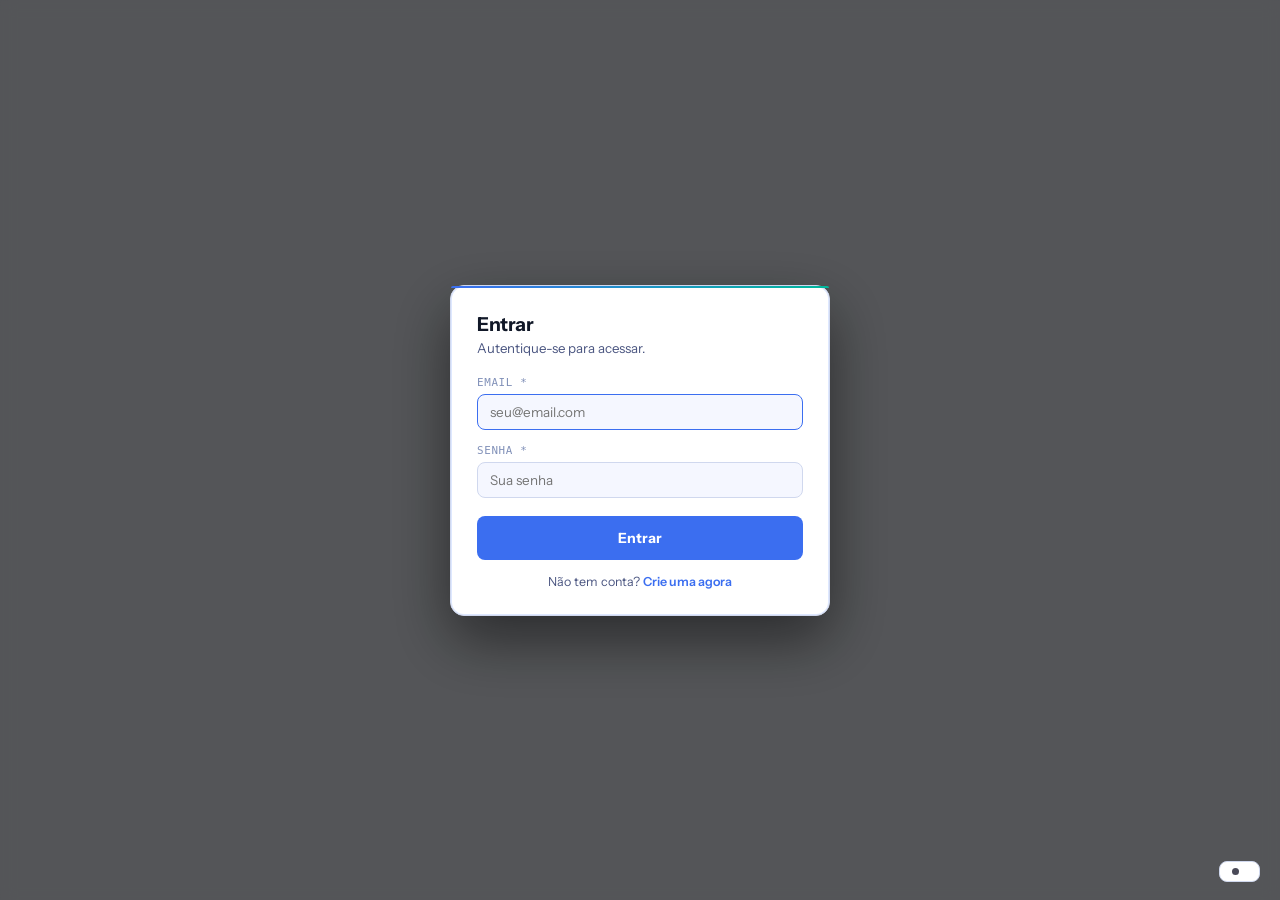
<file: index.html>
<!DOCTYPE html>
<html lang="pt-BR">

<head>
  <!-- Define a codificação de caracteres para aceitar acentos e símbolos. -->
  <meta charset="UTF-8" />
  <!-- Faz a página se adaptar corretamente a celulares e telas menores. -->
  <meta name="viewport" content="width=device-width, initial-scale=1.0" />
  <!-- Texto que aparece na aba do navegador. -->
  <title>Kanban</title>
  <!-- Conecta o carregamento das fontes externas antes do resto da página. -->
  <link rel="preconnect" href="https://fonts.googleapis.com" />
  <!-- Importa as fontes usadas no visual do sistema. -->
  <link
    href="https://fonts.googleapis.com/css2?family=Instrument+Sans:wght@400;500;600;700&family=IBM+Plex+Mono:wght@400;500;600&display=swap"
    rel="stylesheet" />
  <!-- Ícone pequeno da aba do navegador. -->
  <link rel="icon" href="icon.png" type="image/x-icon">
  <!-- Folha de estilo principal da aplicação. -->
  <link rel="stylesheet" href="style.css">
</head>

<body>
  <!-- Container principal que engloba toda a interface. -->
  <div id="app">

    <!-- ─────────────────────────────────────────────
         MODAL DE LOGIN: autenticação com Supabase Auth.
         Aparece como antes do board carregar.
    ──────────────────────────────────────────────── -->
    <div class="modal-overlay" id="login-overlay" aria-hidden="false">
      <div class="modal login-modal" role="dialog" aria-modal="true" aria-labelledby="login-title">
        <h2 id="login-title">Entrar</h2>
        <p class="login-subtitle">Autentique-se para acessar.</p>
        
        <label for="login-email">Email *</label>
        <input type="email" id="login-email" placeholder="seu@email.com" />
        
        <label for="login-password">Senha *</label>
        <input type="password" id="login-password" placeholder="Sua senha" />
        
        <div id="login-error" class="login-error" style="display:none;"></div>
        
        <div class="modal-actions">
          <button class="btn-primary" id="login-submit" style="width:100%">Entrar</button>
        </div>
        
        <p class="login-footer">
          Não tem conta? <a id="login-signup-toggle" class="link-button" href="cadastro.html">Crie uma agora</a>
        </p>
        <p class="login-footer" id="login-resend-row" style="display:none; margin-top:8px;">
          Link expirou? <button id="login-resend-confirmation" class="link-button">Reenviar email de confirmação</button>
        </p>
      </div>
    </div>

    <!-- ─────────────────────────────────────────────
         HEADER: identidade, meta e ações principais.
         Os botões "Nova Raia" e "Nova Coluna" ficam
         aqui para sempre estarem visíveis.
    ──────────────────────────────────────────────── -->
    <header>
      <!-- Área da esquerda do topo: logo, nome e meta do quadro. -->
      <div class="header-left">
        <!-- Bloco visual da marca do sistema. -->
        <div class="logo-mark">
          <!-- Desenho simples em SVG para o logo. -->
          <svg viewBox="0 0 20 20" fill="none" xmlns="http://www.w3.org/2000/svg">
            <rect x="2" y="2" width="6" height="16" rx="2" fill="#0f0f11" />
            <rect x="10" y="2" width="6" height="10" rx="2" fill="#0f0f11" />
          </svg>
        </div>

        <!-- Nome do sistema e contador de dados do quadro. -->
        <div>
          <h1>Kanban</h1>
          <!-- Contador dinâmico: raias · colunas · cards -->
          <div class="header-meta" id="board-meta">Carregando...</div>
        </div>
      </div>

      <!-- Ações globais do quadro -->
      <div class="header-actions">

        <!-- Alterna entre modo dark e light -->
        <button id="theme-toggle-btn" class="header-btn secondary icon-only" aria-label="Alternar tema" title="Alternar tema">
          <svg width="14" height="14" viewBox="0 0 14 14" fill="none">
            <path d="M12 7a5 5 0 1 1-5-5 4 4 0 0 0 5 5z" stroke="currentColor" stroke-width="1.4" stroke-linecap="round" stroke-linejoin="round"/>
          </svg>
        </button>

        <!-- Um único botão de adicionar com menu para escolher Coluna ou Raia -->
        <div class="add-menu-wrap">
          <button id="add-item-btn" class="header-btn plus-only" aria-label="Adicionar item" title="Adicionar">
            <svg width="14" height="14" viewBox="0 0 14 14" fill="none">
              <path d="M7 2v10M2 7h10" stroke="currentColor" stroke-width="1.9" stroke-linecap="round"/>
            </svg>
          </button>
          <div id="add-item-menu" class="add-item-menu" aria-hidden="true">
            <button id="add-item-column" class="add-item-option" type="button">Nova Coluna (setor)</button>
            <button id="add-item-lane" class="add-item-option" type="button">Nova Linha (status)</button>
          </div>
        </div>

        <!-- Informações do usuário e botão de logout -->
        <div class="header-user">
          <span id="user-email" class="user-email"></span>
          <button id="logout-btn" class="header-btn secondary">
            <svg width="13" height="13" viewBox="0 0 13 13" fill="none">
              <path d="M1 6.5h8M9 1l5 5.5-5 5.5" stroke="currentColor" stroke-width="1.8" stroke-linecap="round" stroke-linejoin="round"/>
            </svg>
            Sair
          </button>
        </div>

      </div>
    </header>

    <!-- ─────────────────────────────────────────────
         BOARD: grade principal do Kanban.
         O JavaScript (script.js) injeta aqui:
           1. Uma linha de cabeçalho de colunas (fixa)
           2. Uma linha de raia (lane-row) por raia
         Cada célula [raia × coluna] aceita cards.
    ──────────────────────────────────────────────── -->
    <main id="board"></main>


    <!-- ─────────────────────────────────────────────
         MODAL: janela para criar um novo card.
         Aberto quando o usuário clica no botão "+"
         dentro de qualquer célula da grade.
    ──────────────────────────────────────────────── -->
    <div class="modal-overlay" id="modal-overlay">
      <!-- Janela do formulário usada para criar um novo card. -->
      <div class="modal" role="dialog" aria-modal="true" aria-labelledby="modal-title">

        <!-- Título dinâmico: mostra "Novo card · [Raia] / [Coluna]" -->
        <h2 id="modal-title">Novo Card</h2>

        <!-- Campo obrigatório: texto principal do card -->
        <label for="input-title">Título *</label>
        <input type="text" id="input-title" placeholder="Ex: Cliente sem sinal desde ontem" maxlength="80" />

        <!-- Campo opcional: detalhes da tarefa -->
        <label for="input-desc">Descrição</label>
        <textarea id="input-desc" placeholder="Detalhes opcionais..."></textarea>

        <!-- Tag: cor/categoria que aparece como chip no card -->
        <label for="input-tag">Tag</label>
        <select id="input-tag">
          <option value="">— Sem Tag —</option>
          <option value="daily">Diário</option>
          <option value="weekly">Semanal</option>
          <option value="monthly">Mensal</option>
        </select>

        <div class="modal-actions">
          <button class="btn-secondary" id="modal-cancel">Cancelar</button>
          <button class="btn-primary"   id="modal-confirm">Adicionar Card</button>
        </div>
      </div>
    </div>

    <!-- Modal de confirmação para exclusões. -->
    <div class="modal-overlay confirm-overlay" id="confirm-overlay" aria-hidden="true">
      <div class="modal confirm-modal" role="alertdialog" aria-modal="true" aria-labelledby="confirm-title" aria-describedby="confirm-message">
        <h2 id="confirm-title">Confirmar ação</h2>
        <p id="confirm-message" class="confirm-message">Tem certeza que deseja continuar?</p>
        <div class="modal-actions">
          <button class="btn-secondary" id="confirm-cancel">Cancelar</button>
          <button class="btn-primary danger" id="confirm-ok">Sim, excluir</button>
        </div>
      </div>
    </div>

    <!-- Modal de entrada de texto para criar nova coluna/linha sem usar prompt nativo. -->
    <div class="modal-overlay" id="text-modal-overlay" aria-hidden="true">
      <div class="modal text-modal" role="dialog" aria-modal="true" aria-labelledby="text-modal-title">
        <h2 id="text-modal-title">Novo item</h2>
        <label for="text-modal-input" id="text-modal-label">Nome</label>
        <input type="text" id="text-modal-input" maxlength="60" />
        <div class="modal-actions">
          <button class="btn-secondary" id="text-modal-cancel">Cancelar</button>
          <button class="btn-primary" id="text-modal-confirm">Confirmar</button>
        </div>
      </div>
    </div>

  </div><!-- /#app -->


  <!-- Indicador de sincronização com o Supabase (canto inferior direito) -->
  <div id="sync-status">
    <!-- Ponto de cor que mostra se o sistema está salvando ou com erro. -->
    <span class="sync-dot"  style="width:7px;height:7px;border-radius:50%;background:#4a4a58;transition:background 0.3s;"></span>
    <!-- Texto curto que informa o estado da sincronização. -->
    <span class="sync-label" style="color:var(--text-secondary);"></span>
  </div>


  <!-- Lógica principal: estado, renderização, drag-and-drop e Supabase -->
  <script src="script.js"></script>


</body>
</html>
</file>
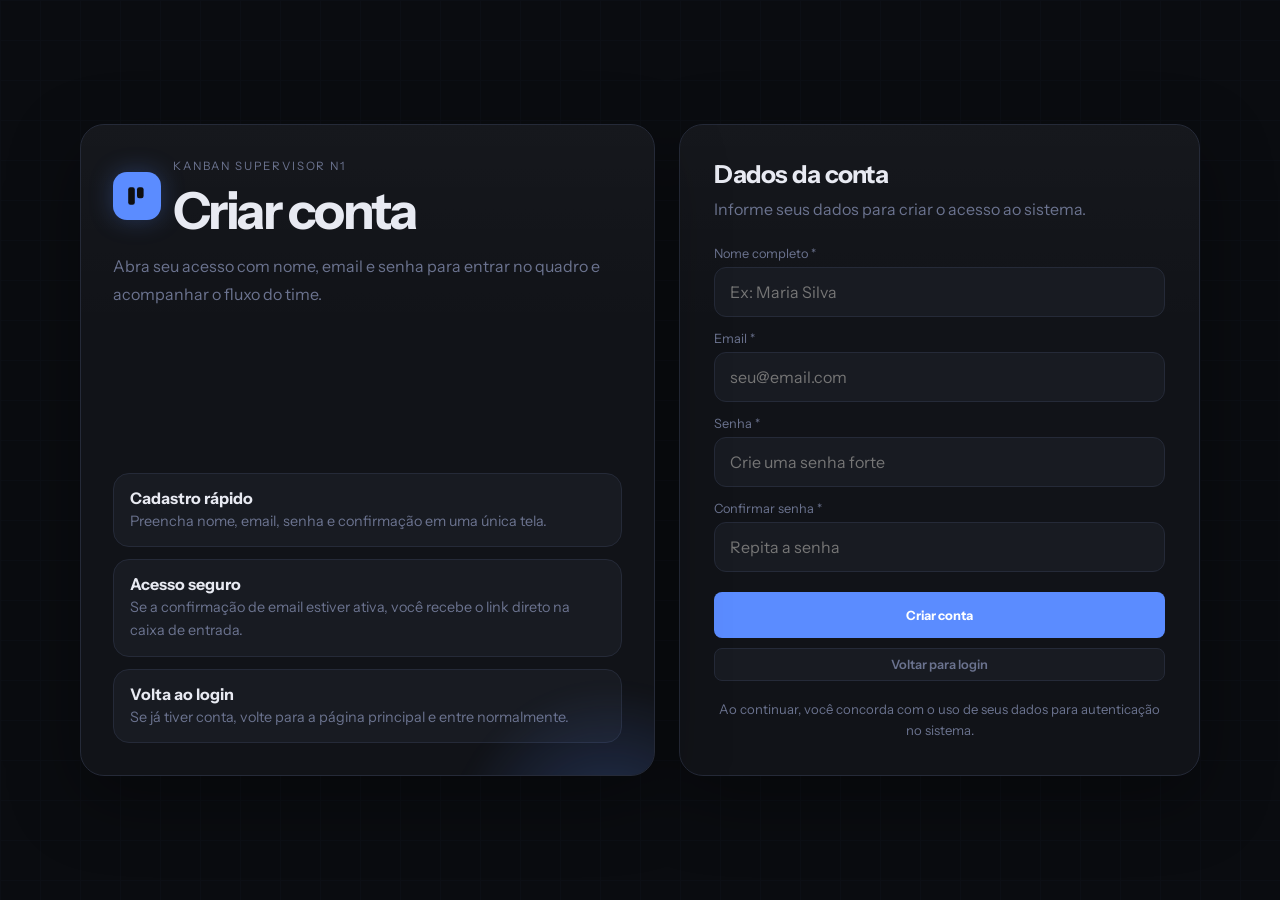
<file: cadastro.html>
<!DOCTYPE html>
<html lang="pt-BR">

<head>
  <meta charset="UTF-8" />
  <meta name="viewport" content="width=device-width, initial-scale=1.0" />
  <title>Criar conta — Kanban Supervisor N1</title>
  <link rel="preconnect" href="https://fonts.googleapis.com" />
  <link rel="preconnect" href="https://fonts.gstatic.com" crossorigin />
  <link href="https://fonts.googleapis.com/css2?family=Instrument+Sans:wght@400;500;600;700&family=IBM+Plex+Mono:wght@400;500;600&display=swap" rel="stylesheet" />
  <link rel="icon" href="icon.png" type="image/x-icon">
  <link rel="stylesheet" href="style.css">
</head>

<body class="signup-page">
  <main class="signup-layout">
    <section class="signup-hero" aria-label="Informações sobre o cadastro">
      <div>
        <div class="signup-brand">
          <div class="signup-logo" aria-hidden="true">
            <svg viewBox="0 0 20 20" fill="none" xmlns="http://www.w3.org/2000/svg">
              <rect x="2" y="2" width="6" height="16" rx="2" fill="#0f0f11" />
              <rect x="10" y="2" width="6" height="10" rx="2" fill="#0f0f11" />
            </svg>
          </div>
          <div>
            <p class="signup-kicker">Kanban Supervisor N1</p>
            <h1>Criar conta</h1>
          </div>
        </div>
        <p style="margin-top: 18px;">Abra seu acesso com nome, email e senha para entrar no quadro e acompanhar o fluxo do time.</p>
      </div>

      <div class="signup-points">
        <div class="signup-point">
          <div>
            <strong>Cadastro rápido</strong>
            <span>Preencha nome, email, senha e confirmação em uma única tela.</span>
          </div>
        </div>
        <div class="signup-point">
          <div>
            <strong>Acesso seguro</strong>
            <span>Se a confirmação de email estiver ativa, você recebe o link direto na caixa de entrada.</span>
          </div>
        </div>
        <div class="signup-point">
          <div>
            <strong>Volta ao login</strong>
            <span>Se já tiver conta, volte para a página principal e entre normalmente.</span>
          </div>
        </div>
      </div>
    </section>

    <section class="signup-card" aria-label="Formulário de criação de conta">
      <h2>Dados da conta</h2>
      <p class="card-subtitle">Informe seus dados para criar o acesso ao sistema.</p>

      <form id="signup-form" class="signup-form" novalidate>
        <div>
          <label for="signup-name">Nome completo *</label>
          <input type="text" id="signup-name" name="name" placeholder="Ex: Maria Silva" autocomplete="name" maxlength="80" required />
        </div>

        <div>
          <label for="signup-email">Email *</label>
          <input type="email" id="signup-email" name="email" placeholder="seu@email.com" autocomplete="email" required />
        </div>

        <div>
          <label for="signup-password">Senha *</label>
          <input type="password" id="signup-password" name="password" placeholder="Crie uma senha forte" autocomplete="new-password" minlength="6" required />
        </div>

        <div>
          <label for="signup-confirm-password">Confirmar senha *</label>
          <input type="password" id="signup-confirm-password" name="confirmPassword" placeholder="Repita a senha" autocomplete="new-password" minlength="6" required />
        </div>

        <div id="signup-feedback" class="signup-feedback" role="alert" aria-live="polite"></div>

        <div class="signup-actions">
          <button type="submit" class="btn-primary" id="signup-submit">Criar conta</button>
          <a href="index.html" class="btn-secondary" style="display:flex;align-items:center;text-decoration:none;">Voltar para login</a>
        </div>
      </form>

      <p class="signup-footer">
        Ao continuar, você concorda com o uso de seus dados para autenticação no sistema.
      </p>
    </section>
  </main>

  <script src="config.js"></script>
  <script src="cadastro.js"></script>
</body>

</html>
</file>
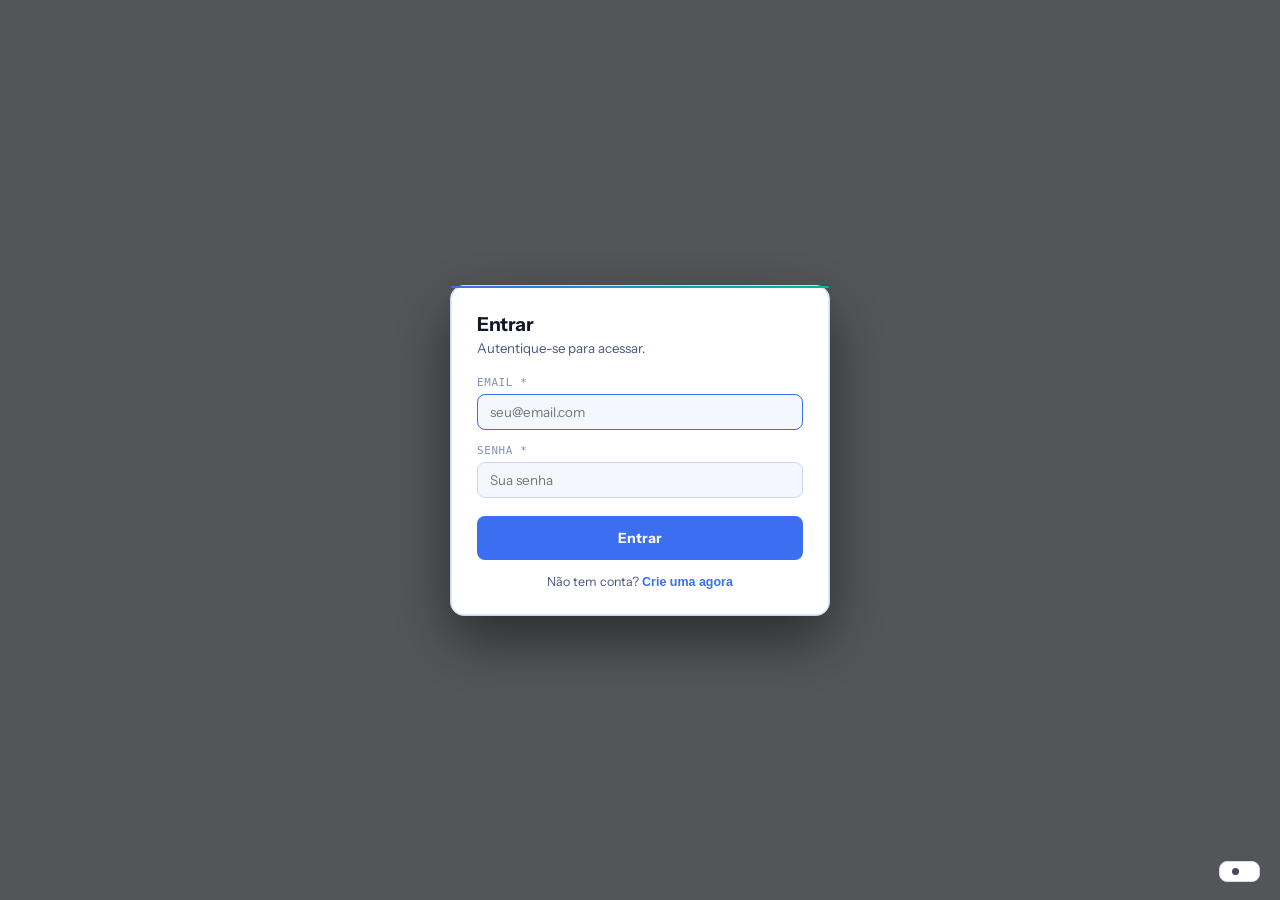
<file: kanban.html>
<!DOCTYPE html>
<html lang="pt-BR">

<head>
  <!-- Define a codificação de caracteres para aceitar acentos e símbolos. -->
  <meta charset="UTF-8" />
  <!-- Faz a página se adaptar corretamente a celulares e telas menores. -->
  <meta name="viewport" content="width=device-width, initial-scale=1.0" />
  <!-- Texto que aparece na aba do navegador. -->
  <title>Kanban — Supervisor de Equipe</title>
  <!-- Conecta o carregamento das fontes externas antes do resto da página. -->
  <link rel="preconnect" href="https://fonts.googleapis.com" />
  <!-- Importa as fontes usadas no visual do sistema. -->
  <link
    href="https://fonts.googleapis.com/css2?family=Instrument+Sans:wght@400;500;600;700&family=IBM+Plex+Mono:wght@400;500;600&display=swap"
    rel="stylesheet" />
  <!-- Ícone pequeno da aba do navegador. -->
  <link rel="icon" href="icon.png" type="image/x-icon">
  <!-- Folha de estilo principal da aplicação. -->
  <link rel="stylesheet" href="style.css">
</head>

<body>
  <!-- Container principal que engloba toda a interface. -->
  <div id="app">

    <!-- ─────────────────────────────────────────────
         MODAL DE LOGIN: autenticação com Supabase Auth.
         Aparece como antes do board carregar.
    ──────────────────────────────────────────────── -->
    <div class="modal-overlay" id="login-overlay" aria-hidden="false">
      <div class="modal login-modal" role="dialog" aria-modal="true" aria-labelledby="login-title">
        <h2 id="login-title">Entrar</h2>
        <p class="login-subtitle">Autentique-se para acessar.</p>
        
        <label for="login-email">Email *</label>
        <input type="email" id="login-email" placeholder="seu@email.com" />
        
        <label for="login-password">Senha *</label>
        <input type="password" id="login-password" placeholder="Sua senha" />
        
        <div id="login-error" class="login-error" style="display:none;"></div>
        
        <div class="modal-actions">
          <button class="btn-primary" id="login-submit" style="width:100%">Entrar</button>
        </div>
        
        <p class="login-footer">
          Não tem conta? <button id="login-signup-toggle" class="link-button">Crie uma agora</button>
        </p>
        <p class="login-footer" id="login-resend-row" style="display:none; margin-top:8px;">
          Link expirou? <button id="login-resend-confirmation" class="link-button">Reenviar email de confirmação</button>
        </p>
      </div>
    </div>

    <!-- ─────────────────────────────────────────────
         HEADER: identidade, meta e ações principais.
         Os botões "Nova Raia" e "Nova Coluna" ficam
         aqui para sempre estarem visíveis.
    ──────────────────────────────────────────────── -->
    <header>
      <!-- Área da esquerda do topo: logo, nome e meta do quadro. -->
      <div class="header-left">
        <!-- Bloco visual da marca do sistema. -->
        <div class="logo-mark">
          <!-- Desenho simples em SVG para o logo. -->
          <svg viewBox="0 0 20 20" fill="none" xmlns="http://www.w3.org/2000/svg">
            <rect x="2" y="2" width="6" height="16" rx="2" fill="#0f0f11" />
            <rect x="10" y="2" width="6" height="10" rx="2" fill="#0f0f11" />
          </svg>
        </div>

        <!-- Nome do sistema e contador de dados do quadro. -->
        <div>
          <h1>Kanban Supervisor N1</h1>
          <!-- Contador dinâmico: raias · colunas · cards -->
          <div class="header-meta" id="board-meta">Carregando...</div>
        </div>
      </div>

      <!-- Ações globais do quadro -->
      <div class="header-actions">

        <!-- Alterna entre modo dark e light -->
        <button id="theme-toggle-btn" class="header-btn secondary icon-only" aria-label="Alternar tema" title="Alternar tema">
          <svg width="14" height="14" viewBox="0 0 14 14" fill="none">
            <path d="M12 7a5 5 0 1 1-5-5 4 4 0 0 0 5 5z" stroke="currentColor" stroke-width="1.4" stroke-linecap="round" stroke-linejoin="round"/>
          </svg>
        </button>

        <!-- Um único botão de adicionar com menu para escolher Coluna ou Raia -->
        <div class="add-menu-wrap">
          <button id="add-item-btn" class="header-btn plus-only" aria-label="Adicionar item" title="Adicionar">
            <svg width="14" height="14" viewBox="0 0 14 14" fill="none">
              <path d="M7 2v10M2 7h10" stroke="currentColor" stroke-width="1.9" stroke-linecap="round"/>
            </svg>
          </button>
          <div id="add-item-menu" class="add-item-menu" aria-hidden="true">
            <button id="add-item-column" class="add-item-option" type="button">Nova Coluna (setor)</button>
            <button id="add-item-lane" class="add-item-option" type="button">Nova Linha (status)</button>
          </div>
        </div>

        <!-- Informações do usuário e botão de logout -->
        <div class="header-user">
          <span id="user-email" class="user-email"></span>
          <button id="logout-btn" class="header-btn secondary">
            <svg width="13" height="13" viewBox="0 0 13 13" fill="none">
              <path d="M1 6.5h8M9 1l5 5.5-5 5.5" stroke="currentColor" stroke-width="1.8" stroke-linecap="round" stroke-linejoin="round"/>
            </svg>
            Sair
          </button>
        </div>

      </div>
    </header>

    <!-- ─────────────────────────────────────────────
         BOARD: grade principal do Kanban.
         O JavaScript (script.js) injeta aqui:
           1. Uma linha de cabeçalho de colunas (fixa)
           2. Uma linha de raia (lane-row) por raia
         Cada célula [raia × coluna] aceita cards.
    ──────────────────────────────────────────────── -->
    <main id="board"></main>


    <!-- ─────────────────────────────────────────────
         MODAL: janela para criar um novo card.
         Aberto quando o usuário clica no botão "+"
         dentro de qualquer célula da grade.
    ──────────────────────────────────────────────── -->
    <div class="modal-overlay" id="modal-overlay">
      <!-- Janela do formulário usada para criar um novo card. -->
      <div class="modal" role="dialog" aria-modal="true" aria-labelledby="modal-title">

        <!-- Título dinâmico: mostra "Novo card · [Raia] / [Coluna]" -->
        <h2 id="modal-title">Novo Card</h2>

        <!-- Campo obrigatório: texto principal do card -->
        <label for="input-title">Título *</label>
        <input type="text" id="input-title" placeholder="Ex: Cliente sem sinal desde ontem" maxlength="80" />

        <!-- Campo opcional: detalhes da tarefa -->
        <label for="input-desc">Descrição</label>
        <textarea id="input-desc" placeholder="Detalhes opcionais..."></textarea>

        <!-- Tag: cor/categoria que aparece como chip no card -->
        <label for="input-tag">Tag</label>
        <select id="input-tag">
          <option value="">— Sem Tag —</option>
          <option value="daily">Diário</option>
          <option value="weekly">Semanal</option>
          <option value="monthly">Mensal</option>
        </select>

        <div class="modal-actions">
          <button class="btn-secondary" id="modal-cancel">Cancelar</button>
          <button class="btn-primary"   id="modal-confirm">Adicionar Card</button>
        </div>
      </div>
    </div>

    <!-- Modal de confirmação para exclusões. -->
    <div class="modal-overlay confirm-overlay" id="confirm-overlay" aria-hidden="true">
      <div class="modal confirm-modal" role="alertdialog" aria-modal="true" aria-labelledby="confirm-title" aria-describedby="confirm-message">
        <h2 id="confirm-title">Confirmar ação</h2>
        <p id="confirm-message" class="confirm-message">Tem certeza que deseja continuar?</p>
        <div class="modal-actions">
          <button class="btn-secondary" id="confirm-cancel">Cancelar</button>
          <button class="btn-primary danger" id="confirm-ok">Sim, excluir</button>
        </div>
      </div>
    </div>

    <!-- Modal de entrada de texto para criar nova coluna/linha sem usar prompt nativo. -->
    <div class="modal-overlay" id="text-modal-overlay" aria-hidden="true">
      <div class="modal text-modal" role="dialog" aria-modal="true" aria-labelledby="text-modal-title">
        <h2 id="text-modal-title">Novo item</h2>
        <label for="text-modal-input" id="text-modal-label">Nome</label>
        <input type="text" id="text-modal-input" maxlength="60" />
        <div class="modal-actions">
          <button class="btn-secondary" id="text-modal-cancel">Cancelar</button>
          <button class="btn-primary" id="text-modal-confirm">Confirmar</button>
        </div>
      </div>
    </div>

  </div><!-- /#app -->


  <!-- Indicador de sincronização com o Supabase (canto inferior direito) -->
  <div id="sync-status">
    <!-- Ponto de cor que mostra se o sistema está salvando ou com erro. -->
    <span class="sync-dot"  style="width:7px;height:7px;border-radius:50%;background:#4a4a58;transition:background 0.3s;"></span>
    <!-- Texto curto que informa o estado da sincronização. -->
    <span class="sync-label" style="color:var(--text-secondary);"></span>
  </div>


  <!-- Lógica principal: estado, renderização, drag-and-drop e Supabase -->
  <!-- Credenciais do Supabase (não enviado ao GitHub — ver .gitignore) -->
  <script src="config.js"></script>
  <!-- Lógica principal -->
  <script src="script.js"></script>

  <!--
  ─────────────────────────────────────────────────────────────────────
  BOTÃO "+" EM CADA CÉLULA
  Os botões de adicionar card dentro das células são criados
  dinamicamente pelo script.js (função renderCell).
  Eles abrem o modal já pré-configurado com [laneId + colId].
  ─────────────────────────────────────────────────────────────────────
  -->

</body>
</html>
</file>
<file: style.css>
/* =============================================
   DESIGN SYSTEM — CORES, FONTES E MEDIDAS
   ============================================= */
:root {
  --bg            : #0a0c10;
  --surface       : #111318;
  --surface-2     : #181b22;
  --surface-3     : #1e2230;
  --border        : #252a38;
  --border-bright : #303650;
  --accent        : #5b8cff;
  --accent-dim    : rgba(91,140,255,0.12);
  --accent-glow   : rgba(91,140,255,0.28);
  --accent-2      : #00e5c3;
  --text-primary  : #e8eaf2;
  --text-secondary: #6b738f;
  --text-muted    : #3d4560;
  --danger        : #ff4d6a;
  --danger-dim    : rgba(255,77,106,0.12);
  --tag-1         : #5b8cff;
  --tag-2         : #a78bfa;
  --tag-3         : #fb923c;
  --tag-4         : #34d399;

  --status-label-w  : 160px;
  --cell-w          : 360px;
  --cell-min-h      : 110px;

  --radius-card  : 10px;
  --radius-cell  : 8px;
  --transition   : 0.28s cubic-bezier(0.4,0,0.2,1);
  --font-display : 'Instrument Sans', 'Syne', sans-serif;
  --font-mono    : 'IBM Plex Mono', monospace;
  --font-body    : 'Instrument Sans', 'DM Sans', sans-serif;
}

body.light-theme {
  --bg            : #f0f4fc;
  --surface       : #ffffff;
  --surface-2     : #f5f7ff;
  --surface-3     : #eaeff9;
  --border        : #d0d8ee;
  --border-bright : #b0bcdc;
  --accent        : #3b6ef0;
  --accent-dim    : rgba(59,110,240,0.1);
  --accent-glow   : rgba(59,110,240,0.2);
  --accent-2      : #00b89c;
  --text-primary  : #111828;
  --text-secondary: #4a5580;
  --text-muted    : #8090b8;
  --danger        : #e03050;
  --danger-dim    : rgba(224,48,80,0.1);
  --tag-1         : #2b58d6;
  --tag-2         : #7c4df0;
  --tag-3         : #d96000;
  --tag-4         : #1a9a66;
}

/* =============================================
   RESET & BASE
   ============================================= */
*,*::before,*::after { box-sizing:border-box; margin:0; padding:0; }

body {
  font-family : var(--font-body);
  background  : var(--bg);
  color       : var(--text-primary);
  min-height  : 100vh;
  overflow-x  : hidden;
}

body.modal-open { overflow: hidden; }

body.theme-switching,
body.theme-switching * {
  transition:
    background-color 0.6s ease,
    color 0.6s ease,
    border-color 0.6s ease,
    box-shadow 0.6s ease !important;
}

/* Grade de fundo sutil */
body::before {
  content    : '';
  position   : fixed;
  inset      : 0;
  background-image:
    linear-gradient(var(--border) 1px, transparent 1px),
    linear-gradient(90deg, var(--border) 1px, transparent 1px);
  background-size: 40px 40px;
  pointer-events: none;
  z-index    : 0;
  opacity    : 0.18;
}

body.light-theme::before { opacity: 0.08; }

#app { position:relative; z-index:1; }


/* =============================================
   HEADER
   ============================================= */
header {
  display         : flex;
  align-items     : center;
  justify-content : space-between;
  padding         : 14px 24px;
  border-bottom   : 1px solid var(--border);
  background      : rgba(10,12,16,0.92);
  backdrop-filter : blur(16px);
  position        : sticky;
  top             : 0;
  z-index         : 100;
  gap             : 12px;
  flex-wrap       : wrap;
}

body.light-theme header {
  background: rgba(240,244,252,0.94);
  border-bottom-color: var(--border);
}

.header-left {
  display    : flex;
  align-items: center;
  gap        : 14px;
}

.logo-mark {
  width        : 34px;
  height       : 34px;
  background   : var(--accent);
  border-radius: 8px;
  display      : grid;
  place-items  : center;
  flex-shrink  : 0;
  box-shadow   : 0 0 18px var(--accent-glow);
}

.logo-mark svg { width:18px; height:18px; }

h1 {
  font-family   : var(--font-display);
  font-size     : 1rem;
  font-weight   : 700;
  letter-spacing: -0.01em;
  color         : var(--text-primary);
}

.header-meta {
  font-size  : 0.68rem;
  color      : var(--text-muted);
  margin-top : 2px;
  letter-spacing: 0.02em;
  font-family: monospace;
}

.header-actions { display:flex; gap:8px; align-items:center; flex-wrap:wrap; }

.header-btn {
  display    : flex;
  align-items: center;
  gap        : 6px;
  padding    : 7px 14px;
  background : var(--surface-2);
  border     : 1px solid var(--border);
  border-radius: 8px;
  color      : var(--text-secondary);
  font-family: var(--font-display);
  font-size  : 0.78rem;
  font-weight: 600;
  cursor     : pointer;
  transition : all var(--transition);
  white-space: nowrap;
}

.header-btn:hover {
  border-color: var(--border-bright);
  color       : var(--text-primary);
}

.header-btn.secondary {
  background : transparent;
  border-color: var(--border);
  color      : var(--text-secondary);
}

.header-btn.secondary:hover {
  border-color: var(--border-bright);
  color       : var(--text-primary);
}

.add-menu-wrap { position: relative; }

.header-btn.plus-only {
  width: 34px;
  height: 34px;
  padding: 0;
  justify-content: center;
  background: var(--accent);
  border-color: var(--accent);
  color: #fff;
  border-radius: 8px;
}

.header-btn.plus-only:hover {
  box-shadow: 0 0 16px var(--accent-glow);
  color: #fff;
}

.header-btn.icon-only {
  width: 34px;
  height: 34px;
  padding: 0;
  justify-content: center;
  border-radius: 8px;
}

#theme-toggle-btn.theme-toggle-anim {
  animation: theme-toggle-spin 0.44s cubic-bezier(0.2, 0.8, 0.2, 1);
}

@keyframes theme-toggle-spin {
  0%   { transform: rotate(0deg) scale(1); }
  50%  { transform: rotate(180deg) scale(0.88); }
  100% { transform: rotate(360deg) scale(1); }
}

.add-item-menu {
  position: absolute;
  top: calc(100% + 6px);
  right: 0;
  min-width: 160px;
  background: var(--surface);
  border: 1px solid var(--border);
  border-radius: 10px;
  box-shadow: 0 16px 40px rgba(0,0,0,0.4);
  padding: 5px;
  opacity: 0;
  visibility: hidden;
  pointer-events: none;
  transform: translateY(-4px) scale(0.97);
  transform-origin: top right;
  transition: opacity 0.22s ease, transform 0.22s ease, visibility 0s linear 0.22s;
  z-index: 130;
}

.add-item-menu.open {
  opacity: 1;
  visibility: visible;
  pointer-events: auto;
  transform: translateY(0) scale(1);
  transition: opacity 0.18s ease, transform 0.18s ease, visibility 0s;
}

.add-item-option {
  width: 100%;
  border: none;
  background: transparent;
  color: var(--text-secondary);
  font-family: var(--font-display);
  font-size: 0.8rem;
  font-weight: 600;
  text-align: left;
  border-radius: 6px;
  padding: 9px 12px;
  cursor: pointer;
  transition: all var(--transition);
}

.add-item-option:hover {
  background: var(--accent-dim);
  color: var(--accent);
}

.header-user {
  display: flex;
  align-items: center;
  gap: 10px;
}

.user-email {
  font-size: 0.7rem;
  color: var(--text-muted);
  max-width: 150px;
  overflow: hidden;
  text-overflow: ellipsis;
  white-space: nowrap;
  font-family: monospace;
}


/* =============================================
   BOARD
   ============================================= */
#board {
  padding      : 0 0 60px;
  min-height   : calc(100vh - 60px);
  overflow     : auto;
  display      : flex;
  flex-direction: column;
  gap          : 0;
}


/* =============================================
   CABEÇALHO DE COLUNAS (Setores)
   ============================================= */
.board-col-header {
  display        : flex;
  align-items    : stretch;
  position       : sticky;
  top            : 0;
  z-index        : 50;
  background     : rgba(10,12,16,0.97);
  backdrop-filter: blur(12px);
  border-bottom  : 1px solid var(--border);
}

body.light-theme .board-col-header {
  background: rgba(240,244,252,0.98);
}

/* Canto vazio alinhado com o label lateral */
.board-corner {
  width        : var(--status-label-w);
  flex-shrink  : 0;
  border-right : 1px solid var(--border);
  display      : flex;
  align-items  : flex-end;
  padding      : 10px 14px;
}

.board-corner-label {
  font-size     : 0.6rem;
  color         : var(--text-muted);
  letter-spacing: 0.08em;
  text-transform: uppercase;
  font-family   : monospace;
}

/* Célula de cabeçalho de cada setor/coluna */
.col-header-cell {
  width      : var(--cell-w);
  flex-shrink: 0;
  padding    : 12px 14px;
  border-right: 1px solid var(--border);
  display    : flex;
  align-items: center;
}

.col-header-inner {
  display    : flex;
  align-items: center;
  gap        : 7px;
  width      : 100%;
}

.col-header-title {
  font-family   : var(--font-display);
  font-size     : 0.8rem;
  font-weight   : 700;
  color         : var(--text-primary);
  flex          : 1;
  letter-spacing: -0.01em;
}

.column-dot {
  width        : 8px;
  height       : 8px;
  border-radius: 50%;
  flex-shrink  : 0;
}

.column-count {
  font-size    : 0.64rem;
  color        : var(--text-muted);
  background   : var(--surface-2);
  padding      : 1px 6px;
  border-radius: 4px;
  border       : 1px solid var(--border);
  font-family  : monospace;
}

.col-btn-delete {
  width        : 20px;
  height       : 20px;
  display      : grid;
  place-items  : center;
  background   : transparent;
  border       : none;
  border-radius: 4px;
  color        : var(--text-muted);
  cursor       : pointer;
  transition   : all var(--transition);
  padding      : 0;
  opacity      : 0;
  margin-left  : auto;
}

.col-header-cell:hover .col-btn-delete { opacity: 1; }

.col-btn-delete:hover {
  background: var(--danger-dim);
  color     : var(--danger);
}


/* =============================================
   LINHA DE STATUS (lane row)
   ============================================= */
.lane-row {
  display    : flex;
  align-items: stretch;
  border-bottom: 1px solid var(--border);
}

.lane-row:last-child { border-bottom: none; }

/* Label lateral do status */
.lane-label {
  width      : var(--status-label-w);
  flex-shrink: 0;
  display    : flex;
  align-items: stretch;
  position   : sticky;
  left       : 0;
  z-index    : 40;
  background : var(--bg);
  border-right: 1px solid var(--border);
}

body.light-theme .lane-label { background: var(--bg); }

.lane-label-bar {
  width      : 3px;
  flex-shrink: 0;
}

.lane-label-body {
  flex     : 1;
  padding  : 12px 10px;
  display  : flex;
  flex-direction: column;
  justify-content: space-between;
  gap      : 6px;
  min-width: 0;
}

.lane-label-top {
  display    : flex;
  align-items: flex-start;
  gap        : 5px;
  flex-direction: column;
}

.lane-label-title {
  font-family   : var(--font-display);
  font-size     : 0.77rem;
  font-weight   : 700;
  color         : var(--text-primary);
  white-space   : nowrap;
  overflow      : hidden;
  text-overflow : ellipsis;
}

.lane-label-count {
  font-size    : 0.62rem;
  color        : var(--text-muted);
  border       : 1px solid var(--border);
  border-radius: 4px;
  padding      : 1px 5px;
  background   : var(--surface-2);
  font-family  : monospace;
}

.lane-label-actions {
  display    : flex;
  gap        : 3px;
}

.lane-btn-collapse,
.lane-btn-delete,
.col-btn-delete {
  width        : 20px;
  height       : 20px;
  display      : grid;
  place-items  : center;
  background   : transparent;
  border       : none;
  border-radius: 4px;
  color        : var(--text-muted);
  cursor       : pointer;
  transition   : all var(--transition);
  padding      : 0;
}

.lane-btn-collapse:hover {
  background: var(--surface-2);
  color     : var(--text-primary);
}

.lane-btn-delete:hover {
  background: var(--danger-dim);
  color     : var(--danger);
}


/* ── Células ─────────────────────────────────────────── */
.lane-cells {
  display    : flex;
  align-items: stretch;
  flex       : 1;
}

.lane-collapsed-summary {
  flex      : 1;
  display   : flex;
  align-items: center;
  padding   : 0 16px;
  font-size : 0.7rem;
  color     : var(--text-muted);
  min-height: 44px;
  font-family: monospace;
}


/* =============================================
   CÉLULA [status × setor]
   ============================================= */
.cell {
  width      : var(--cell-w);
  flex-shrink: 0;
  min-height : var(--cell-min-h);
  padding    : 10px;
  display    : grid;
  grid-template-columns: 1fr 1fr;
  gap        : 8px;
  border-right: 1px solid var(--border);
  transition : background var(--transition);
  align-content: start;
}

.cell.cell-drag-over {
  background   : var(--accent-dim);
  border-color : var(--accent);
  box-shadow   : inset 0 0 0 1px var(--accent);
  border-radius: var(--radius-cell);
}

.cell-empty {
  grid-column: 1 / -1;
  display       : flex;
  align-items   : center;
  justify-content: center;
  font-size     : 0.65rem;
  color         : var(--text-muted);
  border        : 1px dashed var(--border);
  border-radius : var(--radius-cell);
  padding       : 10px;
  min-height    : 54px;
  opacity       : 0;
  transition    : all var(--transition);
  font-family   : monospace;
}

.cell.cell-drag-over .cell-empty {
  opacity      : 1;
  border-color : var(--accent);
  color        : var(--accent);
}

.cell-add-btn {
  grid-column: 1 / -1;
  padding      : 5px 8px;
  background   : transparent;
  border       : 1px dashed transparent;
  border-radius: 6px;
  color        : var(--text-muted);
  font-family  : var(--font-display);
  font-size    : 0.72rem;
  cursor       : pointer;
  text-align   : left;
  display      : flex;
  align-items  : center;
  gap          : 6px;
  opacity      : 0;
  transition   : all var(--transition);
}

.cell:hover .cell-add-btn {
  opacity      : 1;
  border-color : var(--border);
}

.cell:hover .cell-add-btn:hover {
  border-color : var(--accent);
  color        : var(--accent);
  background   : var(--accent-dim);
}


/* =============================================
   CARD
   ============================================= */
.card {
  background   : var(--surface-2);
  border       : 1px solid var(--border);
  border-radius: var(--radius-card);
  padding      : 11px 12px;
  cursor       : grab;
  transition   : all var(--transition);
  position     : relative;
  overflow     : hidden;
  user-select  : none;
}

.card.is-expanded {
  z-index    : 3;
  transform  : translateY(-2px);
  box-shadow : 0 10px 26px rgba(0,0,0,0.28);
}

body.light-theme .card {
  background: #ffffff;
  border-color: var(--border);
}

.card::before {
  content      : '';
  position     : absolute;
  left         : 0; top:0; right:0;
  height       : 2px;
  background   : var(--card-color, transparent);
  opacity      : 0;
  transition   : opacity var(--transition);
}

.card:hover {
  transform  : translateY(-1px);
  box-shadow : 0 4px 16px rgba(0,0,0,0.3);
  border-color: var(--border-bright);
}

body.light-theme .card:hover {
  box-shadow: 0 4px 16px rgba(0,0,0,0.08);
}

.card:hover::before { opacity: 1; }
.card:active { cursor: grabbing; }

.card.dragging {
  opacity  : 0.3;
  transform: scale(0.96);
}

.card-header {
  display        : flex;
  justify-content: space-between;
  align-items    : flex-start;
  gap            : 6px;
  margin-bottom  : 0;
}

.card-title {
  font-size  : 0.82rem;
  font-weight: 500;
  line-height: 1.45;
  color      : var(--text-primary);
  flex       : 1;
  letter-spacing: -0.01em;
  min-width  : 0;
}

.card-actions {
  display     : flex;
  align-items : center;
  gap         : 3px;
  flex-shrink : 0;
}

.card-edit,
.card-delete {
  width        : 20px;
  height       : 20px;
  display      : grid;
  place-items  : center;
  background   : transparent;
  border       : none;
  border-radius: 4px;
  color        : var(--text-muted);
  cursor       : pointer;
  opacity      : 1;
  flex-shrink  : 0;
  transition   : all var(--transition);
  padding      : 0;
}

.card:hover .card-delete,
.card:hover .card-edit { opacity: 1; }

.card-details {
  display: none;
}

.card.is-expanded .card-header {
  margin-bottom: 6px;
}

.card.is-expanded .card-details {
  display: block;
}

.card-edit:hover {
  background: var(--accent-dim);
  color     : var(--accent);
}

.card-delete:hover {
  background: var(--danger-dim);
  color     : var(--danger);
}

.card-desc {
  font-size    : 0.74rem;
  color        : var(--text-secondary);
  line-height  : 1.5;
  margin-bottom: 7px;
}

.card.is-expanded .card-desc {
  display: -webkit-box;
  line-clamp: 4;
  -webkit-line-clamp: 4;
  -webkit-box-orient: vertical;
  overflow: hidden;
}

.card-footer {
  display        : flex;
  align-items    : center;
  justify-content: space-between;
  gap            : 5px;
  flex-wrap      : wrap;
  margin-top     : 4px;
}

.card:not(.is-expanded) .card-footer {
  display: none;
}

.card:not(.is-expanded) .card-warning {
  display: none;
}

.card-tags { display:flex; gap:4px; flex-wrap:wrap; }

.tag {
  font-size    : 0.62rem;
  font-weight  : 500;
  padding      : 2px 6px;
  border-radius: 4px;
  border       : 1px solid transparent;
  letter-spacing: 0.01em;
  font-family  : monospace;
}

.tag-daily,
.tag-blue   { color:var(--tag-1); background:rgba(91,140,255,0.1); border-color:rgba(91,140,255,0.25); }

.tag-weekly,
.tag-purple { color:var(--tag-2); background:rgba(167,139,250,0.1); border-color:rgba(167,139,250,0.25); }

.tag-monthly,
.tag-orange,
.tag-green  { color:var(--tag-3); background:rgba(251,146,60,0.1); border-color:rgba(251,146,60,0.25); }

.tag-white  { color:#e5e7eb; background:rgba(229,231,235,0.08); border-color:rgba(229,231,235,0.15); }
.tag-yellow { color:#facc15; background:rgba(250,204,21,0.08);  border-color:rgba(250,204,21,0.2);  }

.card-date {
  font-size  : 0.62rem;
  color      : var(--text-muted);
  display    : flex;
  align-items: center;
  gap        : 4px;
  font-family: monospace;
}

/* Card Warning Badge */
.card-warning {
  display        : flex;
  align-items    : center;
  justify-content: space-between;
  gap            : 8px;
  padding        : 6px 8px;
  background     : var(--accent-dim);
  border         : 1px solid rgba(91,140,255,0.2);
  border-radius  : 5px;
  margin-bottom  : 8px;
  font-size      : 0.65rem;
  color          : var(--text-secondary);
}

.card.is-expanded .card-warning {
  display: flex;
}

.card-warning.overdue {
  background: var(--danger-dim);
  border-color: rgba(255,77,106,0.2);
}

.card-warning-content {
  display      : flex;
  flex-direction: column;
  gap          : 2px;
  flex         : 1;
}

.card-warning-date {
  font-family: monospace;
  font-size  : 0.62rem;
}

.card-warning-type {
  font-family: monospace;
  font-size  : 0.6rem;
  opacity    : 0.8;
}

.card-warning-icon {
  display      : grid;
  place-items  : center;
  width        : 16px;
  height       : 16px;
  flex-shrink  : 0;
  color        : var(--danger);
  opacity      : 0;
  transition   : opacity var(--transition);
}

.card-warning.overdue .card-warning-icon {
  opacity: 1;
  animation: alert-pulse 1.5s ease-in-out infinite;
}

@keyframes alert-pulse {
  0%, 100% { opacity: 1; }
  50%      { opacity: 0.6; }
}


/* =============================================
   MODAL
   ============================================= */
.modal-overlay {
  position      : fixed;
  inset         : 0;
  background    : rgba(0,0,0,0.65);
  backdrop-filter: blur(8px);
  z-index       : 200;
  display       : flex;
  align-items   : center;
  justify-content: center;
  opacity       : 0;
  pointer-events: none;
  transition    : opacity 0.22s;
}

.modal-overlay.active {
  opacity       : 1;
  pointer-events: all;
}

.modal {
  background   : var(--surface);
  border       : 1px solid var(--border);
  border-radius: 14px;
  padding      : 26px;
  width        : 420px;
  max-width    : calc(100vw - 40px);
  transform    : translateY(12px) scale(0.97);
  transition   : transform 0.22s cubic-bezier(0.4,0,0.2,1);
}

.modal-overlay.active .modal { transform:translateY(0) scale(1); }

.confirm-modal {
  width: 360px;
  border-color: rgba(255,77,106,0.4);
  box-shadow: 0 20px 50px rgba(0,0,0,0.5);
  position: relative;
}

.text-modal { width: 420px; }

.confirm-modal::before {
  content: '';
  position: absolute;
  top: 0; left: 0; right: 0;
  height: 2px;
  border-radius: 14px 14px 0 0;
  background: linear-gradient(90deg, var(--danger), #ff8a6a);
}

.confirm-modal h2 {
  font-family: var(--font-display);
  font-weight: 700;
  color: #ffaabb;
  font-size: 1.4rem;
  margin-bottom: 10px;
}

.confirm-message {
  color        : var(--text-secondary);
  font-size    : 0.86rem;
  line-height  : 1.6;
  margin-bottom: 20px;
}

.modal h2 {
  font-family   : var(--font-display);
  font-size     : 0.98rem;
  font-weight   : 700;
  margin-bottom : 18px;
  letter-spacing: -0.02em;
}

.modal label {
  display      : block;
  font-size    : 0.68rem;
  font-weight  : 500;
  color        : var(--text-muted);
  text-transform: uppercase;
  letter-spacing: 0.06em;
  margin-bottom: 5px;
  font-family  : monospace;
}

.modal input,
.modal textarea,
.modal select {
  width        : 100%;
  background   : var(--surface-2);
  border       : 1px solid var(--border);
  border-radius: 8px;
  padding      : 9px 12px;
  color        : var(--text-primary);
  font-family  : var(--font-body);
  font-size    : 0.84rem;
  outline      : none;
  margin-bottom: 14px;
  transition   : border-color var(--transition);
}

.modal input:focus,
.modal textarea:focus,
.modal select:focus { border-color: var(--accent); }

.modal textarea { resize:vertical; min-height:72px; }
.modal select option { background: var(--surface); }

.modal-actions {
  display        : flex;
  justify-content: flex-end;
  gap            : 8px;
  margin-top     : 4px;
}

.btn-secondary {
  padding      : 8px 16px;
  background   : var(--surface-2);
  border       : 1px solid var(--border);
  border-radius: 8px;
  color        : var(--text-secondary);
  font-family  : var(--font-display);
  font-size    : 0.8rem;
  font-weight  : 600;
  cursor       : pointer;
  transition   : all var(--transition);
}

.btn-secondary:hover { border-color:var(--border-bright); color:var(--text-primary); }

.btn-primary {
  padding      : 8px 18px;
  background   : var(--accent);
  border       : none;
  border-radius: 8px;
  color        : #fff;
  font-family  : var(--font-display);
  font-size    : 0.8rem;
  font-weight  : 700;
  cursor       : pointer;
  transition   : all var(--transition);
}

.btn-primary:hover { box-shadow:0 0 16px var(--accent-glow); opacity:0.9; }

.btn-primary.danger {
  background  : var(--danger);
  color       : #fff;
  border-radius: 8px;
  padding     : 9px 20px;
}

.btn-primary.danger:hover {
  box-shadow: 0 0 14px rgba(255,77,106,0.35);
  opacity   : 0.95;
}

.confirm-modal .modal-actions {
  justify-content: stretch;
  gap: 10px;
}

.confirm-modal .btn-secondary,
.confirm-modal .btn-primary.danger {
  flex: 1 1 0;
  height: 46px;
  font-size: 0.88rem;
}

.btn-icon.danger:hover { background:var(--danger-dim); color:var(--danger); }


/* =============================================
   MODAL DE LOGIN
   ============================================= */
#login-overlay {
  display: flex !important;
  opacity: 1 !important;
  pointer-events: all !important;
  visibility: visible !important;
  z-index: 9999 !important;
}

#login-overlay[style*="display: none"] {
  display: none !important;
  opacity: 0 !important;
  pointer-events: none !important;
  visibility: hidden !important;
}

.login-modal {
  width: 380px;
  box-shadow: 0 24px 60px rgba(0,0,0,0.5), 0 0 0 1px rgba(91,140,255,0.2) inset;
  position: relative;
  z-index: 10000;
  transform: translateY(0) scale(1) !important;
}

.login-modal::before {
  content: '';
  position: absolute;
  top: 0; left: 0; right: 0;
  height: 2px;
  border-radius: 14px 14px 0 0;
  background: linear-gradient(90deg, var(--accent), var(--accent-2));
}

.login-modal h2 {
  font-size: 1.2rem;
  margin-bottom: 4px;
}

.login-subtitle {
  font-size: 0.83rem;
  color: var(--text-secondary);
  margin-bottom: 20px;
}

.login-error {
  background: var(--danger-dim);
  border: 1px solid rgba(255,77,106,0.3);
  border-radius: 7px;
  padding: 10px 12px;
  font-size: 0.78rem;
  color: #ff8899;
  margin-bottom: 14px;
}

.login-footer {
  text-align: center;
  font-size: 0.78rem;
  color: var(--text-secondary);
  margin-top: 14px;
}

.link-button {
  background: none;
  border: none;
  color: var(--accent);
  font-weight: 600;
  cursor: pointer;
  padding: 0;
  font-size: inherit;
  transition: color var(--transition);
  text-decoration: none;
}

.link-button:hover { color: var(--accent-2); }

/* =============================================
   PÁGINA DE CADASTRO
   ============================================= */
body.signup-page {
  min-height: 100vh;
  display: flex;
  align-items: center;
  justify-content: center;
  padding: 32px 20px;
}

body.signup-page::before {
  opacity: 0.12;
}

.signup-layout {
  width: min(1120px, 100%);
  display: grid;
  grid-template-columns: 1.05fr 0.95fr;
  gap: 24px;
  align-items: stretch;
  position: relative;
  z-index: 1;
}

.signup-hero,
.signup-card {
  border: 1px solid var(--border);
  border-radius: 24px;
  background: linear-gradient(180deg, rgba(255,255,255,0.02), transparent 32%), var(--surface);
  box-shadow: 0 24px 70px rgba(0,0,0,0.35);
}

.signup-hero {
  padding: 32px;
  display: flex;
  flex-direction: column;
  justify-content: space-between;
  gap: 28px;
  position: relative;
  overflow: hidden;
}

.signup-hero::after {
  content: '';
  position: absolute;
  inset: auto -20% -35% auto;
  width: 320px;
  height: 320px;
  border-radius: 50%;
  background: radial-gradient(circle, var(--accent-glow), transparent 70%);
  filter: blur(8px);
  pointer-events: none;
}

.signup-brand {
  display: inline-flex;
  align-items: center;
  gap: 12px;
}

.signup-logo {
  width: 48px;
  height: 48px;
  border-radius: 14px;
  background: var(--accent);
  display: grid;
  place-items: center;
  box-shadow: 0 0 24px var(--accent-glow);
}

.signup-logo svg {
  width: 22px;
  height: 22px;
}

.signup-kicker {
  font-size: 0.72rem;
  letter-spacing: 0.16em;
  text-transform: uppercase;
  color: var(--text-secondary);
  margin-bottom: 10px;
}

.signup-hero h1 {
  font-family: var(--font-display);
  font-size: clamp(2rem, 4vw, 3.4rem);
  line-height: 0.96;
  letter-spacing: -0.05em;
  max-width: 10ch;
}

.signup-hero p {
  color: var(--text-secondary);
  max-width: 54ch;
  line-height: 1.7;
}

.signup-points {
  display: grid;
  gap: 12px;
  margin-top: 24px;
}

.signup-point {
  display: flex;
  gap: 12px;
  align-items: flex-start;
  padding: 14px 16px;
  border-radius: 16px;
  background: var(--surface-2);
  border: 1px solid var(--border);
}

.signup-point strong {
  display: block;
  color: var(--text-primary);
  margin-bottom: 2px;
}

.signup-point span {
  color: var(--text-secondary);
  font-size: 0.9rem;
  line-height: 1.5;
}

.signup-card {
  padding: 34px;
  align-self: center;
}

.signup-card h2 {
  font-family: var(--font-display);
  font-size: 1.55rem;
  letter-spacing: -0.03em;
  margin-bottom: 8px;
}

.signup-card .card-subtitle {
  color: var(--text-secondary);
  line-height: 1.6;
  margin-bottom: 24px;
}

.signup-form {
  display: grid;
  gap: 14px;
}

.signup-form label {
  display: block;
  font-size: 0.8rem;
  color: var(--text-secondary);
  margin-bottom: 6px;
}

.signup-form input {
  width: 100%;
  padding: 14px 15px;
  border-radius: 12px;
  border: 1px solid var(--border);
  background: var(--surface-2);
  color: var(--text-primary);
  font: inherit;
  transition: border-color var(--transition), box-shadow var(--transition), background-color var(--transition);
}

.signup-form input:focus {
  outline: none;
  border-color: var(--accent);
  box-shadow: 0 0 0 4px var(--accent-dim);
  background: var(--surface);
}

.signup-feedback {
  display: none;
  padding: 12px 14px;
  border-radius: 12px;
  font-size: 0.86rem;
  line-height: 1.5;
}

.signup-feedback.error {
  display: block;
  background: var(--danger-dim);
  border: 1px solid rgba(255,77,106,0.3);
  color: #ff9dad;
}

.signup-feedback.success {
  display: block;
  background: rgba(0,229,195,0.1);
  border: 1px solid rgba(0,229,195,0.22);
  color: #74f5de;
}

.signup-actions {
  display: grid;
  gap: 10px;
  margin-top: 6px;
}

.signup-actions .btn-primary {
  width: 100%;
  height: 46px;
}

.signup-actions .btn-secondary {
  width: 100%;
  justify-content: center;
}

.signup-footer {
  margin-top: 18px;
  font-size: 0.82rem;
  color: var(--text-secondary);
  text-align: center;
  line-height: 1.6;
}

.signup-footer a {
  color: var(--accent);
  text-decoration: none;
  font-weight: 600;
}

.signup-footer a:hover {
  color: var(--accent-2);
}

#login-submit {
  width: 100%;
  height: 44px;
  font-size: 0.88rem;
}


/* =============================================
   INDICADOR DE SINCRONIZAÇÃO
   ============================================= */
#sync-status {
  position      : fixed;
  bottom        : 18px; right:20px;
  display       : flex;
  align-items   : center;
  gap           : 8px;
  background    : var(--surface);
  border        : 1px solid var(--border);
  border-radius : 8px;
  padding       : 6px 12px;
  font-size     : 0.7rem;
  z-index       : 999;
  pointer-events: none;
  transition    : opacity 0.3s;
  font-family   : monospace;
}


/* =============================================
   SCROLLBAR
   ============================================= */
::-webkit-scrollbar { width:5px; height:5px; }
::-webkit-scrollbar-track { background:transparent; }
::-webkit-scrollbar-thumb { background:var(--border); border-radius:4px; }
::-webkit-scrollbar-thumb:hover { background:var(--border-bright); }


/* =============================================
   RESPONSIVIDADE
   ============================================= */
@media (max-width:640px) {
  body.signup-page {
    padding: 16px;
    align-items: flex-start;
  }

  .signup-layout {
    grid-template-columns: 1fr;
  }

  .signup-hero,
  .signup-card {
    padding: 24px;
    border-radius: 20px;
  }

  header { padding:10px 14px; }
  #board { padding:0 0 32px; }

  :root {
    --status-label-w: 100px;
    --cell-w        : 160px;
  }

  h1 { font-size:0.9rem; }
  .user-email { max-width: 80px; }
  .login-modal { width: calc(100vw - 32px); }

  .confirm-modal .modal-actions {
    flex-direction: column;
    align-items: stretch;
  }

  .confirm-modal .btn-secondary,
  .confirm-modal .btn-primary.danger {
    width: 100%;
    height: 44px;
  }

  .text-modal { width: calc(100vw - 32px); }
}
</file>
